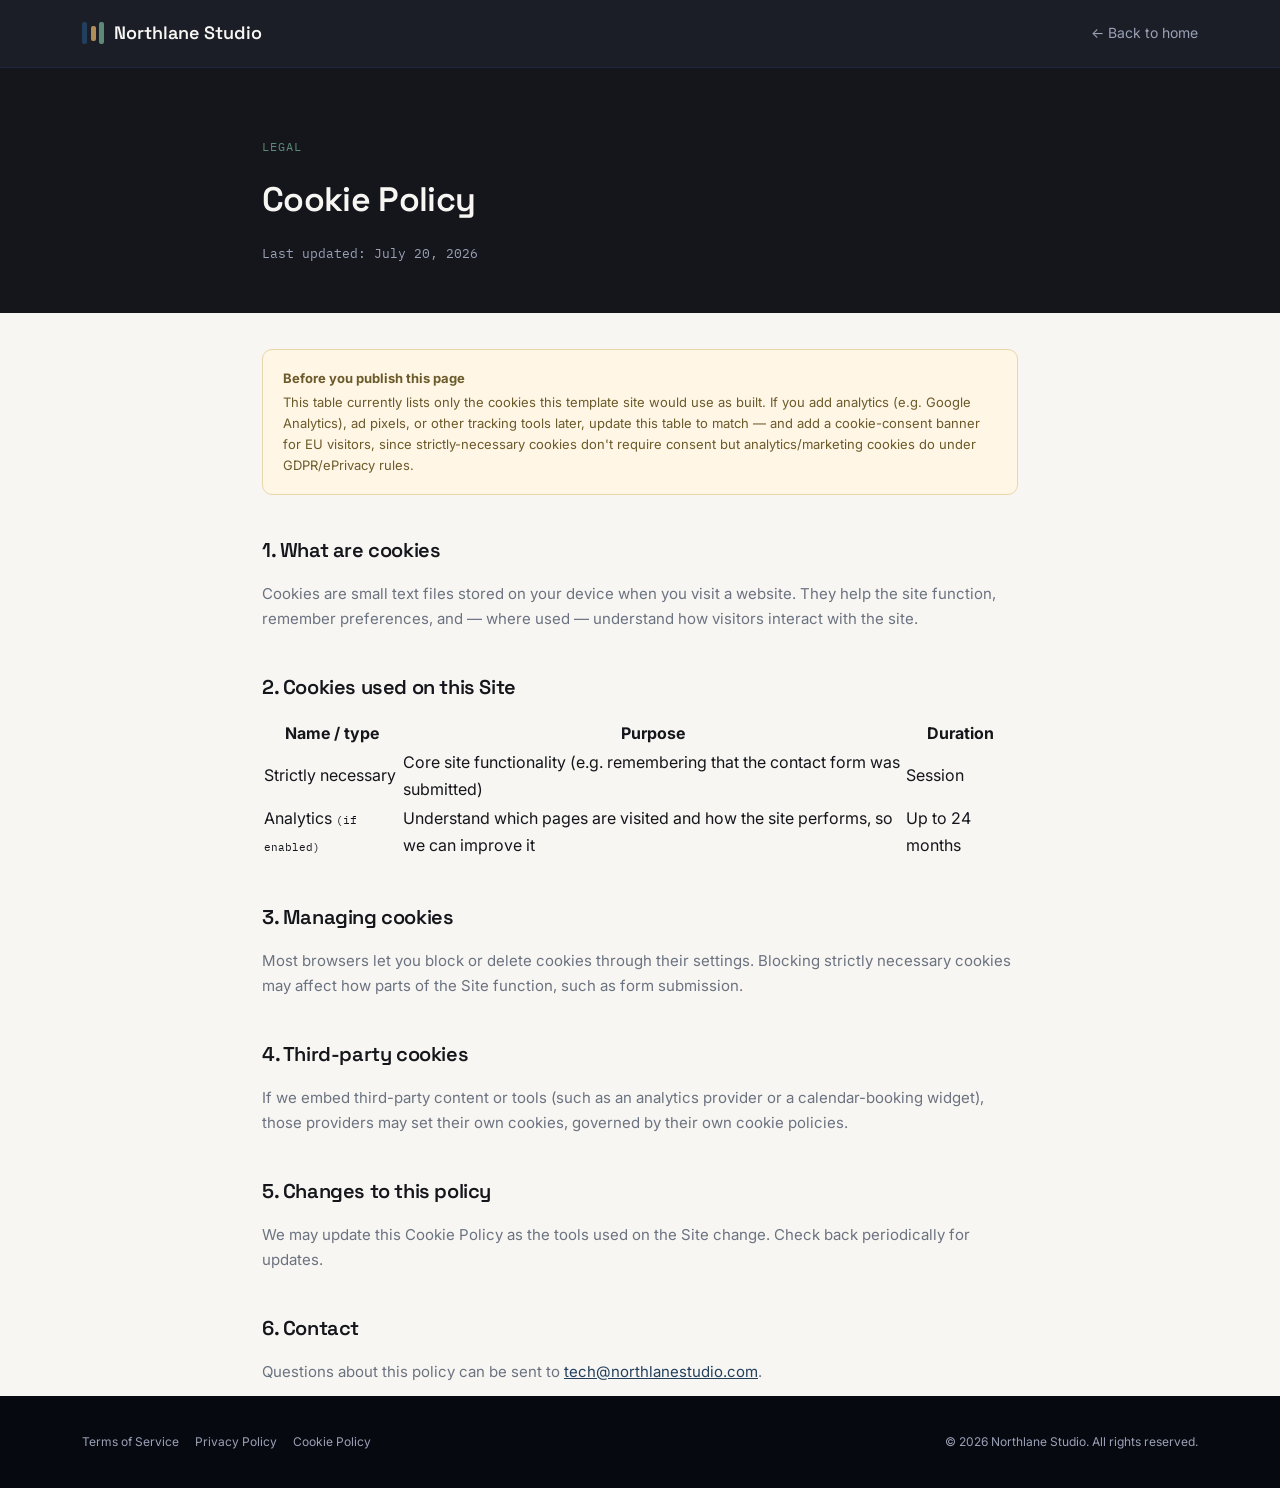
<file: cookie-policy.html>
<!DOCTYPE html>
<html lang="en">
<head>
<meta charset="UTF-8">
<meta name="viewport" content="width=device-width, initial-scale=1.0">
<title>Cookie Policy — Northlane Studio</title>
<meta name="robots" content="index, follow">
<link rel="preconnect" href="https://fonts.googleapis.com">
<link href="https://fonts.googleapis.com/css2?family=Space+Grotesk:wght@400;500;600;700&family=Inter:wght@400;500;600&family=IBM+Plex+Mono:wght@400;500&display=swap" rel="stylesheet">
<link rel="stylesheet" href="css/legal.css">
</head>
<body>

<nav><div class="nav-inner">
  <a href="index.html" class="logo"><span class="logo-mark"><span></span><span></span><span></span></span>Northlane Studio</a>
  <a href="index.html" class="back-link">← Back to home</a>
</div></nav>

<section class="hero-band">
  <div class="container">
    <span class="eyebrow">Legal</span>
    <h1>Cookie Policy</h1>
    <div class="updated">Last updated: July 20, 2026</div>
  </div>
</section>

<main class="container">

  <div class="notice">
    <b>Before you publish this page</b>
    This table currently lists only the cookies this template site would use as built. If you add analytics (e.g. Google Analytics), ad pixels, or other tracking tools later, update this table to match — and add a cookie-consent banner for EU visitors, since strictly-necessary cookies don't require consent but analytics/marketing cookies do under GDPR/ePrivacy rules.
  </div>

  <h2>1. What are cookies</h2>
  <p>Cookies are small text files stored on your device when you visit a website. They help the site function, remember preferences, and — where used — understand how visitors interact with the site.</p>

  <h2>2. Cookies used on this Site</h2>
  <table>
    <tr><th>Name / type</th><th>Purpose</th><th>Duration</th></tr>
    <tr><td>Strictly necessary</td><td>Core site functionality (e.g. remembering that the contact form was submitted)</td><td>Session</td></tr>
    <tr><td>Analytics <span style="font-family:'IBM Plex Mono';font-size:11px;">(if enabled)</span></td><td>Understand which pages are visited and how the site performs, so we can improve it</td><td>Up to 24 months</td></tr>
  </table>

  <h2>3. Managing cookies</h2>
  <p>Most browsers let you block or delete cookies through their settings. Blocking strictly necessary cookies may affect how parts of the Site function, such as form submission.</p>

  <h2>4. Third-party cookies</h2>
  <p>If we embed third-party content or tools (such as an analytics provider or a calendar-booking widget), those providers may set their own cookies, governed by their own cookie policies.</p>

  <h2>5. Changes to this policy</h2>
  <p>We may update this Cookie Policy as the tools used on the Site change. Check back periodically for updates.</p>

  <h2>6. Contact</h2>
  <p>Questions about this policy can be sent to <a href="mailto:tech@northlanestudio.com">tech@northlanestudio.com</a>.</p>

</main>

<footer><div class="footer-inner">
  <div><a href="terms-of-service.html">Terms of Service</a><a href="privacy-policy.html">Privacy Policy</a><a href="cookie-policy.html">Cookie Policy</a></div>
  <div>© 2026 Northlane Studio. All rights reserved.</div>
</div></footer>

</body>
</html>
</file>
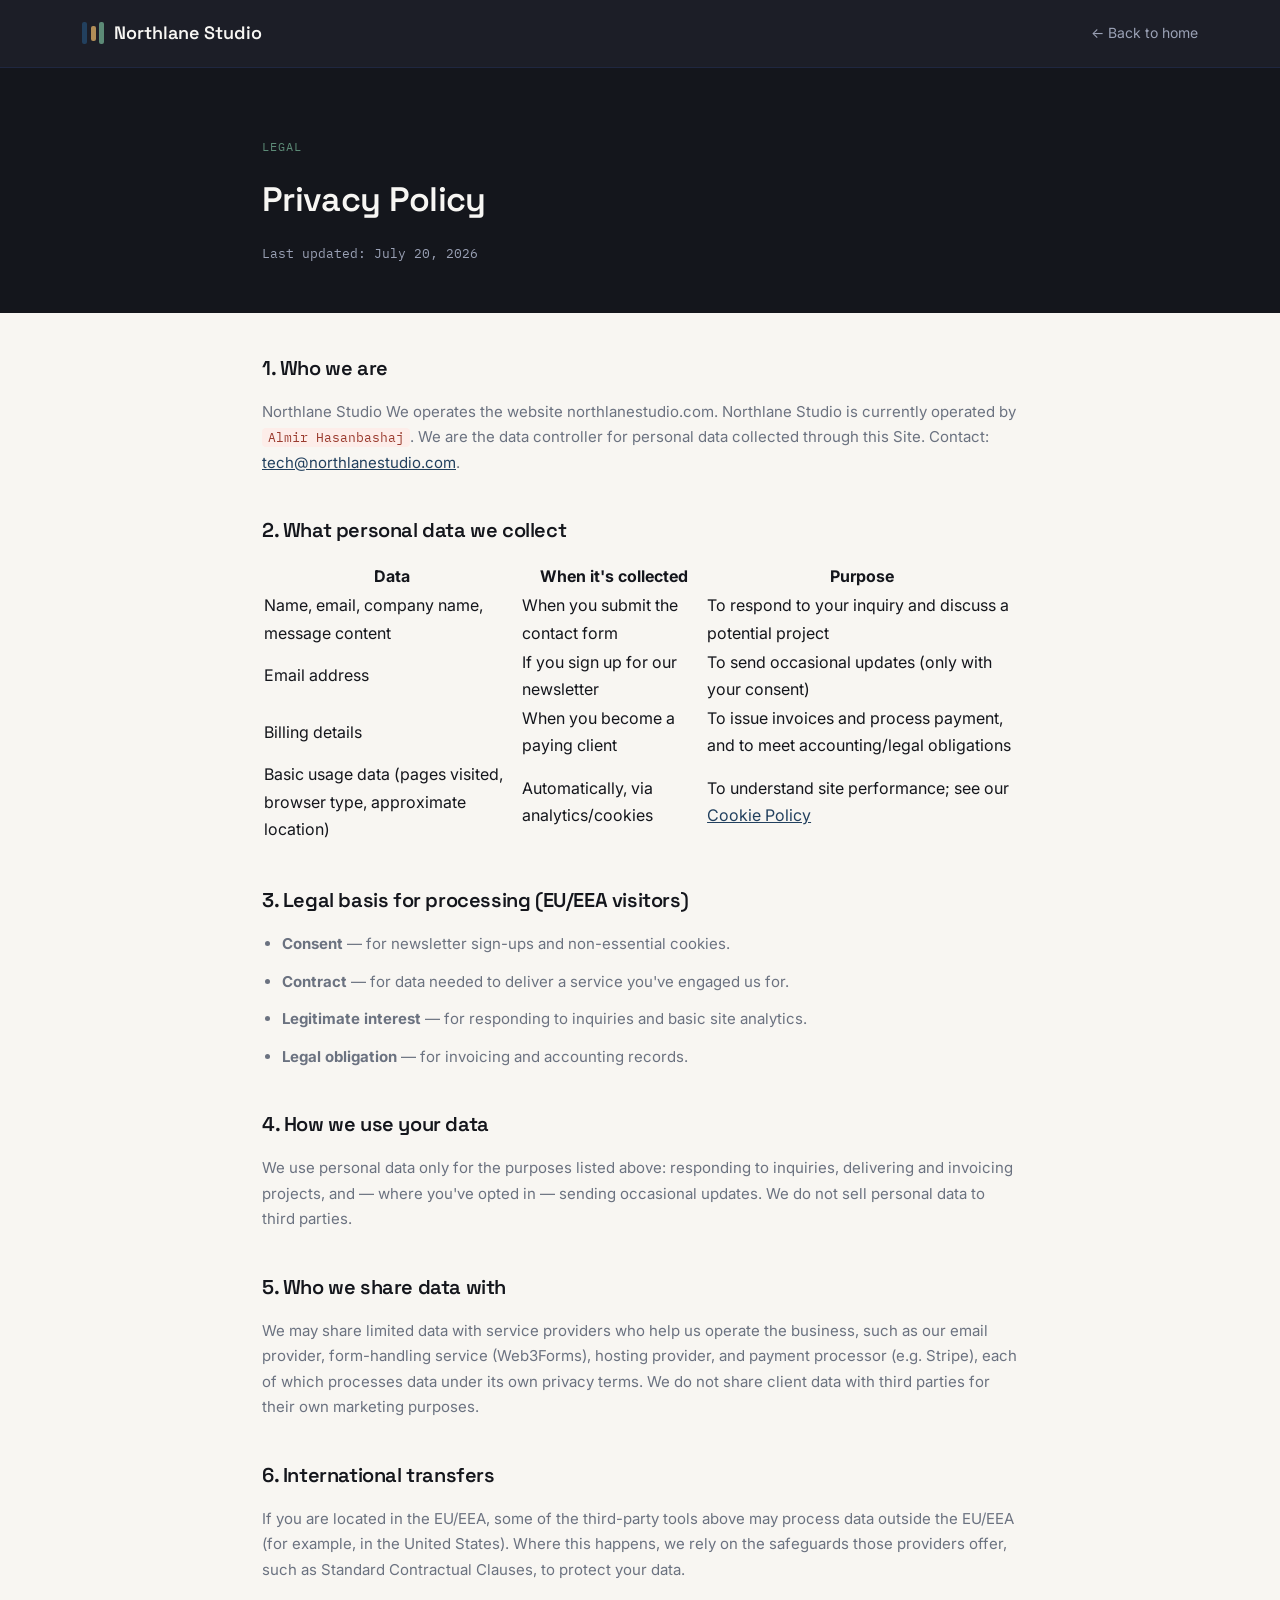
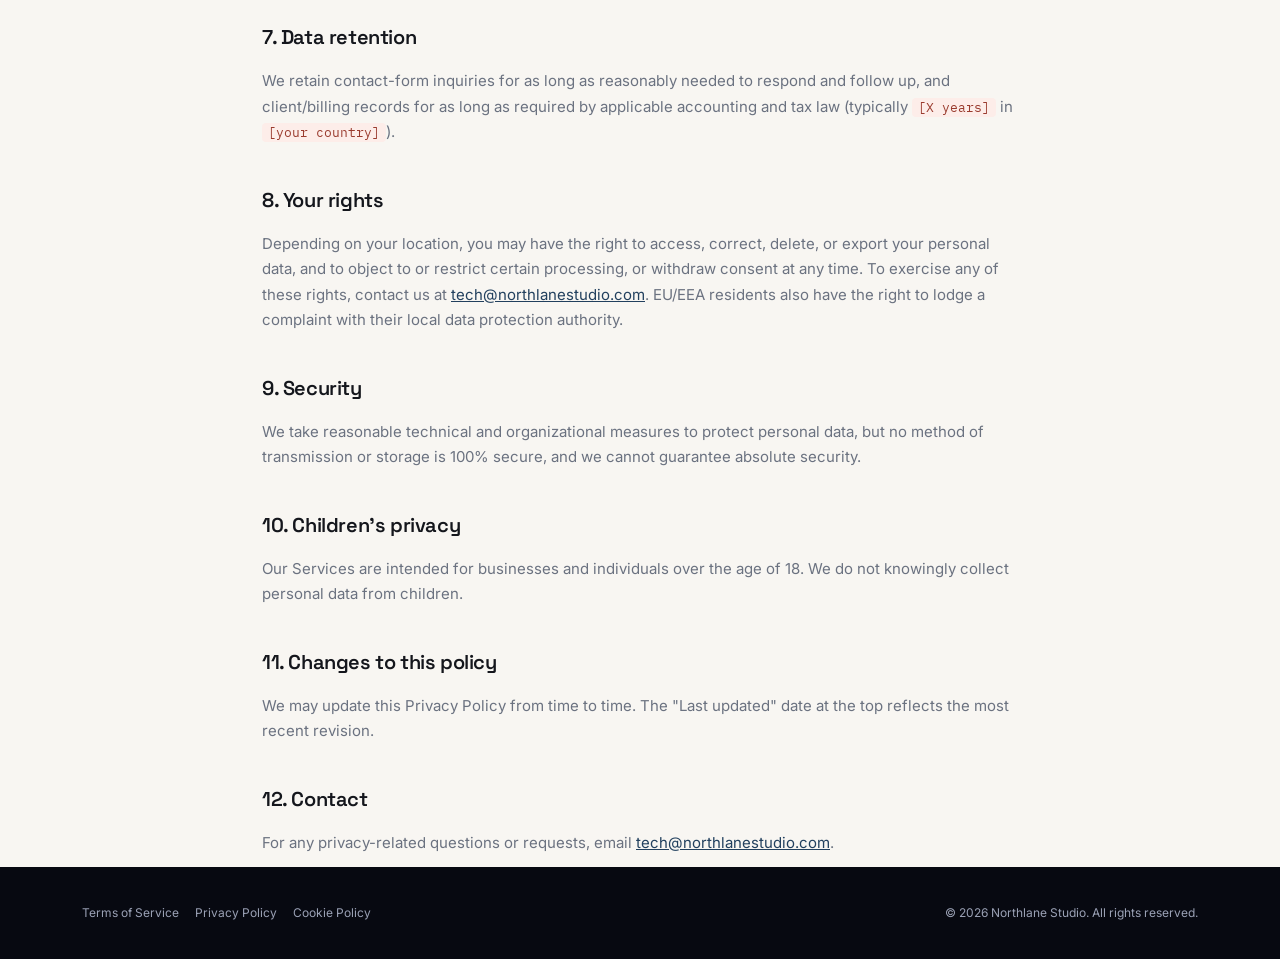
<file: privacy-policy.html>
<!DOCTYPE html>
<html lang="en">
<head>
<meta charset="UTF-8">
<meta name="viewport" content="width=device-width, initial-scale=1.0">
<title>Privacy Policy — Northlane Studio</title>
<meta name="robots" content="index, follow">
<link rel="preconnect" href="https://fonts.googleapis.com">
<link href="https://fonts.googleapis.com/css2?family=Space+Grotesk:wght@400;500;600;700&family=Inter:wght@400;500;600&family=IBM+Plex+Mono:wght@400;500&display=swap" rel="stylesheet">
<link rel="stylesheet" href="css/legal.css">
</head>
<body>

<nav><div class="nav-inner">
  <a href="index.html" class="logo"><span class="logo-mark"><span></span><span></span><span></span></span>Northlane Studio</a>
  <a href="index.html" class="back-link">← Back to home</a>
</div></nav>

<section class="hero-band">
  <div class="container">
    <span class="eyebrow">Legal</span>
    <h1>Privacy Policy</h1>
    <div class="updated">Last updated: July 20, 2026</div>
  </div>
</section>

<main class="container">



  <h2>1. Who we are</h2>
  <p>Northlane Studio We operates the website northlanestudio.com. Northlane Studio is currently operated by <span class="placeholder">Almir Hasanbashaj</span>. We are the data controller for personal data collected through this Site. Contact: <a href="mailto:tech@northlanestudio.com">tech@northlanestudio.com</a>.</p>

  <h2>2. What personal data we collect</h2>
  <table>
    <tr><th>Data</th><th>When it's collected</th><th>Purpose</th></tr>
    <tr><td>Name, email, company name, message content</td><td>When you submit the contact form</td><td>To respond to your inquiry and discuss a potential project</td></tr>
    <tr><td>Email address</td><td>If you sign up for our newsletter</td><td>To send occasional updates (only with your consent)</td></tr>
    <tr><td>Billing details</td><td>When you become a paying client</td><td>To issue invoices and process payment, and to meet accounting/legal obligations</td></tr>
    <tr><td>Basic usage data (pages visited, browser type, approximate location)</td><td>Automatically, via analytics/cookies</td><td>To understand site performance; see our <a href="cookie-policy.html">Cookie Policy</a></td></tr>
  </table>

  <h2>3. Legal basis for processing (EU/EEA visitors)</h2>
  <ul>
    <li><b>Consent</b> — for newsletter sign-ups and non-essential cookies.</li>
    <li><b>Contract</b> — for data needed to deliver a service you've engaged us for.</li>
    <li><b>Legitimate interest</b> — for responding to inquiries and basic site analytics.</li>
    <li><b>Legal obligation</b> — for invoicing and accounting records.</li>
  </ul>

  <h2>4. How we use your data</h2>
  <p>We use personal data only for the purposes listed above: responding to inquiries, delivering and invoicing projects, and — where you've opted in — sending occasional updates. We do not sell personal data to third parties.</p>

  <h2>5. Who we share data with</h2>
  <p>We may share limited data with service providers who help us operate the business, such as our email provider, form-handling service (Web3Forms), hosting provider, and payment processor (e.g. Stripe), each of which processes data under its own privacy terms. We do not share client data with third parties for their own marketing purposes.</p>

  <h2>6. International transfers</h2>
  <p>If you are located in the EU/EEA, some of the third-party tools above may process data outside the EU/EEA (for example, in the United States). Where this happens, we rely on the safeguards those providers offer, such as Standard Contractual Clauses, to protect your data.</p>

  <h2>7. Data retention</h2>
  <p>We retain contact-form inquiries for as long as reasonably needed to respond and follow up, and client/billing records for as long as required by applicable accounting and tax law (typically <span class="placeholder">[X years]</span> in <span class="placeholder">[your country]</span>).</p>

  <h2>8. Your rights</h2>
  <p>Depending on your location, you may have the right to access, correct, delete, or export your personal data, and to object to or restrict certain processing, or withdraw consent at any time. To exercise any of these rights, contact us at <a href="mailto:tech@northlanestudio.com">tech@northlanestudio.com</a>. EU/EEA residents also have the right to lodge a complaint with their local data protection authority.</p>

  <h2>9. Security</h2>
  <p>We take reasonable technical and organizational measures to protect personal data, but no method of transmission or storage is 100% secure, and we cannot guarantee absolute security.</p>

  <h2>10. Children's privacy</h2>
  <p>Our Services are intended for businesses and individuals over the age of 18. We do not knowingly collect personal data from children.</p>

  <h2>11. Changes to this policy</h2>
  <p>We may update this Privacy Policy from time to time. The "Last updated" date at the top reflects the most recent revision.</p>

  <h2>12. Contact</h2>
  <p>For any privacy-related questions or requests, email <a href="mailto:tech@northlanestudio.com">tech@northlanestudio.com</a>.</p>

</main>

<footer><div class="footer-inner">
  <div><a href="terms-of-service.html">Terms of Service</a><a href="privacy-policy.html">Privacy Policy</a><a href="cookie-policy.html">Cookie Policy</a></div>
  <div>© 2026 Northlane Studio. All rights reserved.</div>
</div></footer>

</body>
</html>
</file>
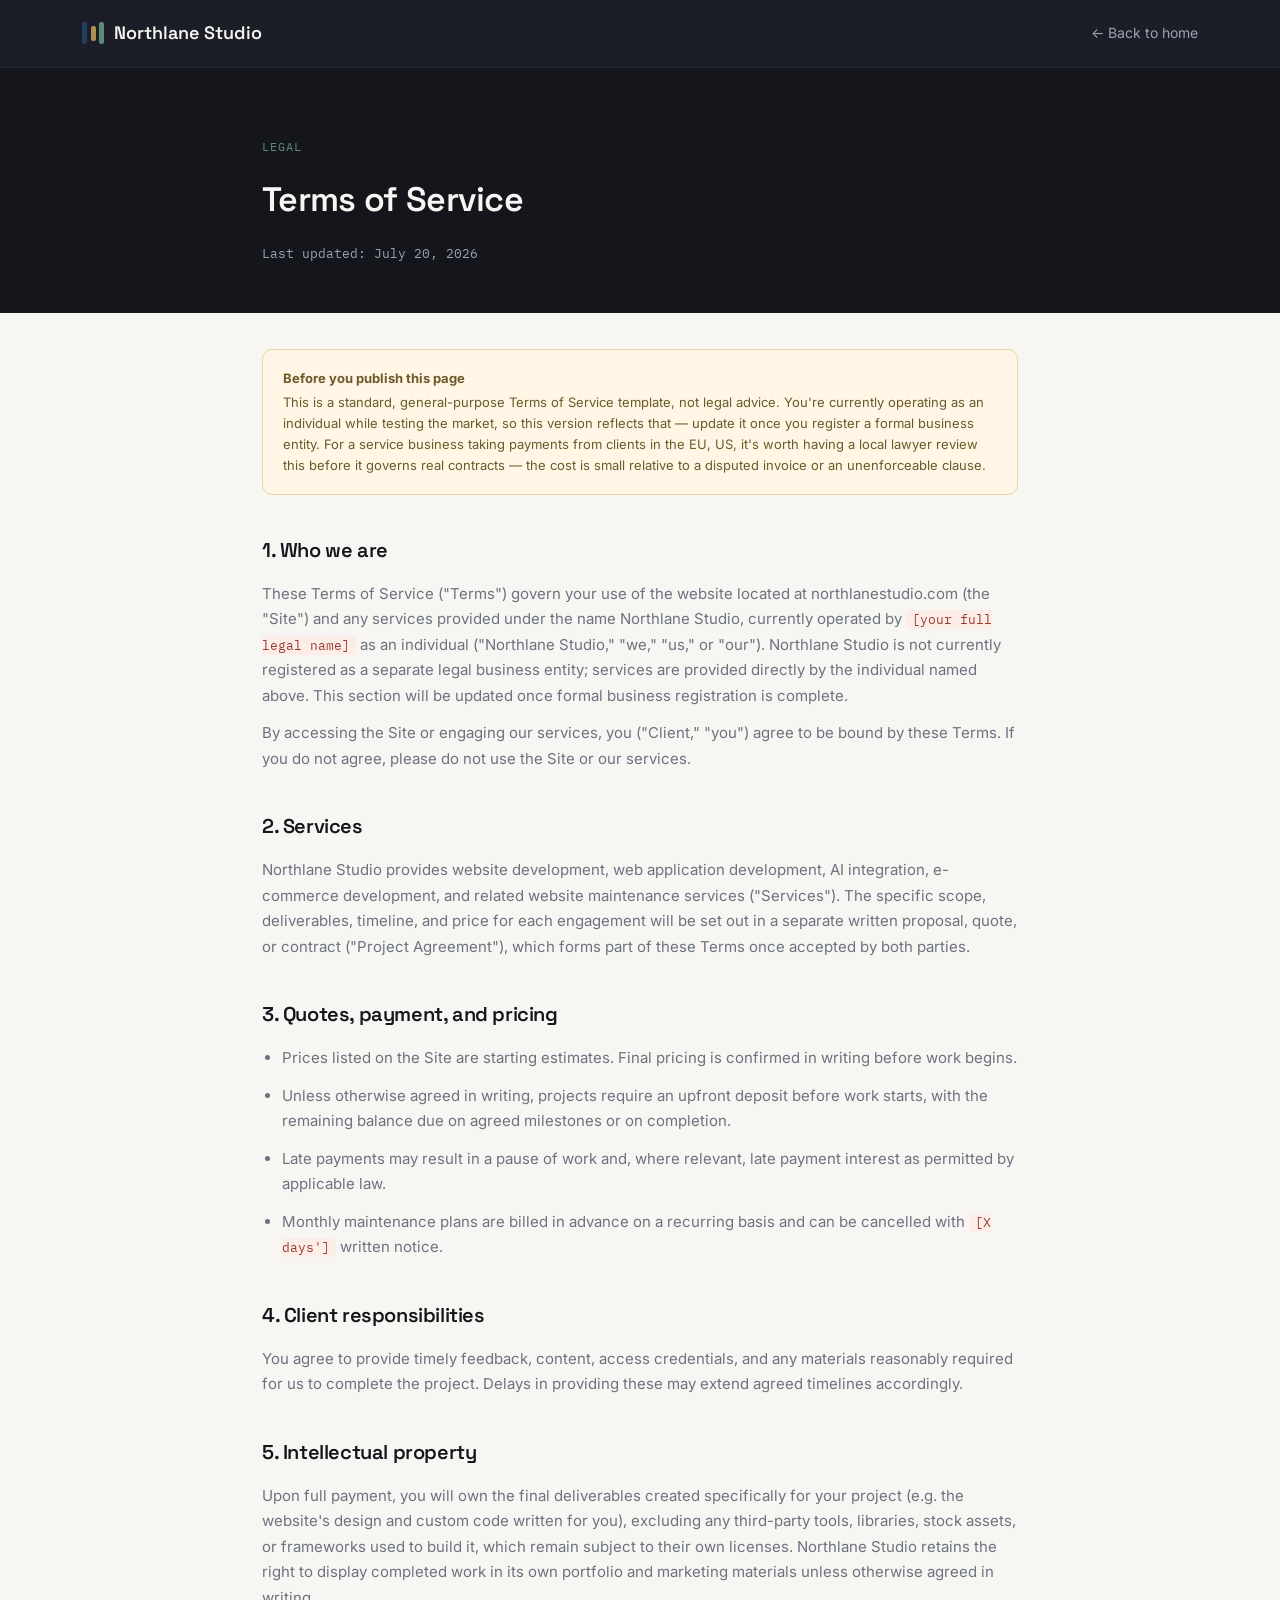
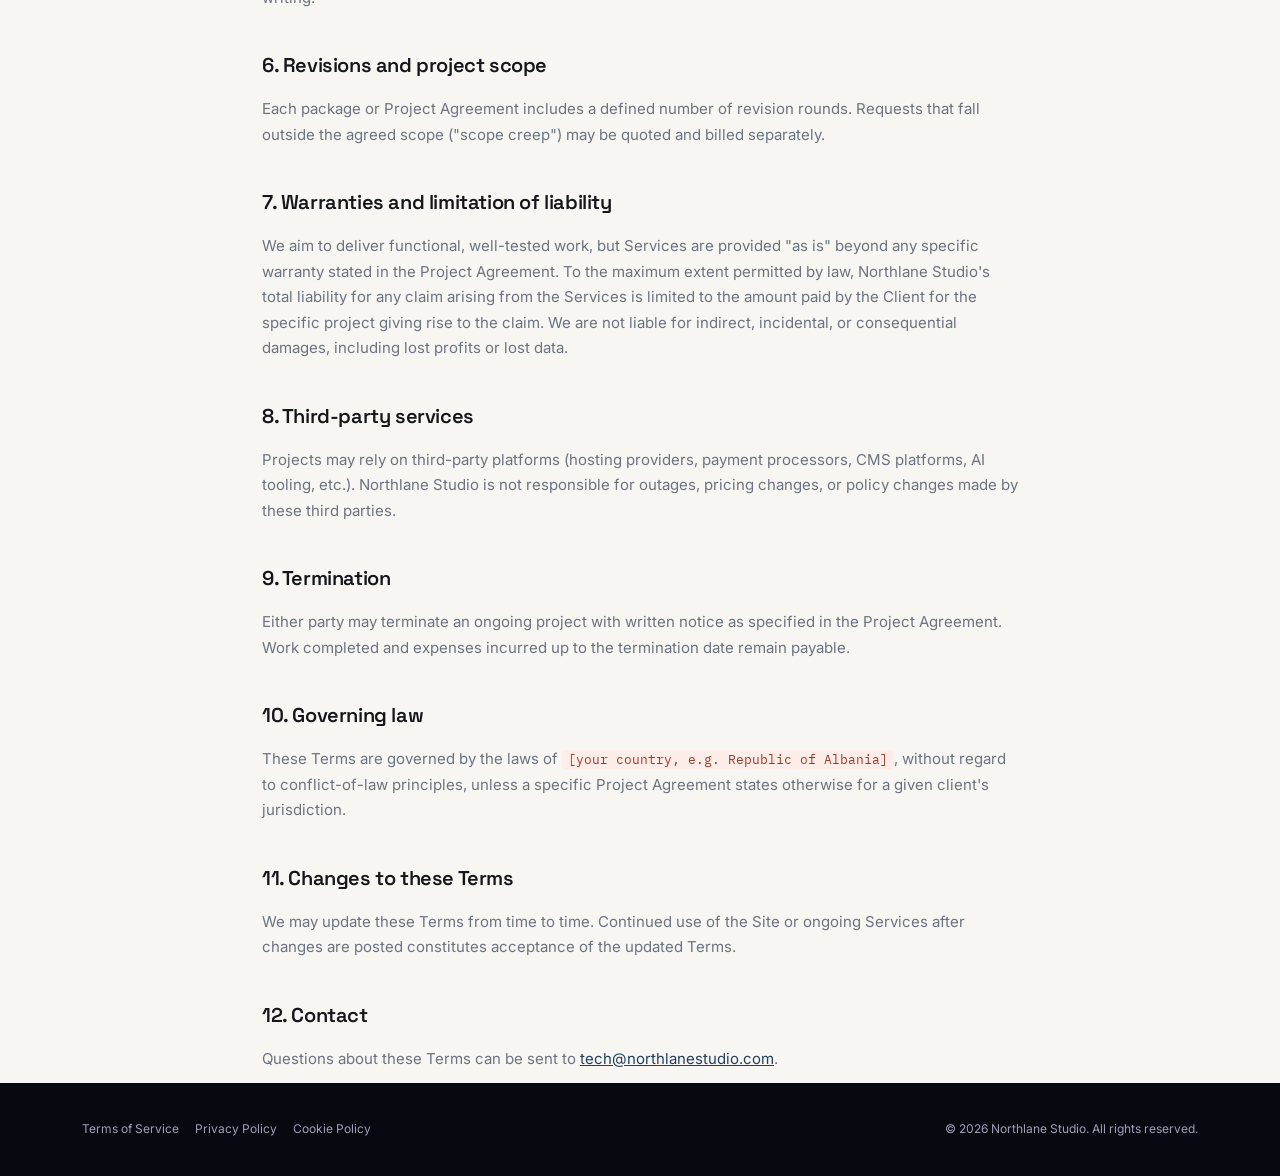
<file: terms-of-service.html>
<!DOCTYPE html>
<html lang="en">
<head>
<meta charset="UTF-8">
<meta name="viewport" content="width=device-width, initial-scale=1.0">
<title>Terms of Service — Northlane Studio</title>
<meta name="robots" content="index, follow">
<link rel="preconnect" href="https://fonts.googleapis.com">
<link href="https://fonts.googleapis.com/css2?family=Space+Grotesk:wght@400;500;600;700&family=Inter:wght@400;500;600&family=IBM+Plex+Mono:wght@400;500&display=swap" rel="stylesheet">
<link rel="stylesheet" href="css/legal.css">
</head>
<body>

<nav><div class="nav-inner">
  <a href="index.html" class="logo"><span class="logo-mark"><span></span><span></span><span></span></span>Northlane Studio</a>
  <a href="index.html" class="back-link">← Back to home</a>
</div></nav>

<section class="hero-band">
  <div class="container">
    <span class="eyebrow">Legal</span>
    <h1>Terms of Service</h1>
    <div class="updated">Last updated: July 20, 2026</div>
  </div>
</section>

<main class="container">

  <div class="notice">
    <b>Before you publish this page</b>
    This is a standard, general-purpose Terms of Service template, not legal advice. You're currently operating as an individual while testing the market, so this version reflects that — update it once you register a formal business entity. For a service business taking payments from clients in the EU, US, it's worth having a local lawyer review this before it governs real contracts — the cost is small relative to a disputed invoice or an unenforceable clause.
  </div>

  <h2>1. Who we are</h2>
  <p>These Terms of Service ("Terms") govern your use of the website located at northlanestudio.com (the "Site") and any services provided under the name Northlane Studio, currently operated by <span class="placeholder">[your full legal name]</span> as an individual ("Northlane Studio," "we," "us," or "our"). Northlane Studio is not currently registered as a separate legal business entity; services are provided directly by the individual named above. This section will be updated once formal business registration is complete.</p>
  <p>By accessing the Site or engaging our services, you ("Client," "you") agree to be bound by these Terms. If you do not agree, please do not use the Site or our services.</p>

  <h2>2. Services</h2>
  <p>Northlane Studio provides website development, web application development, AI integration, e-commerce development, and related website maintenance services ("Services"). The specific scope, deliverables, timeline, and price for each engagement will be set out in a separate written proposal, quote, or contract ("Project Agreement"), which forms part of these Terms once accepted by both parties.</p>

  <h2>3. Quotes, payment, and pricing</h2>
  <ul>
    <li>Prices listed on the Site are starting estimates. Final pricing is confirmed in writing before work begins.</li>
    <li>Unless otherwise agreed in writing, projects require an upfront deposit before work starts, with the remaining balance due on agreed milestones or on completion.</li>
    <li>Late payments may result in a pause of work and, where relevant, late payment interest as permitted by applicable law.</li>
    <li>Monthly maintenance plans are billed in advance on a recurring basis and can be cancelled with <span class="placeholder">[X days']</span> written notice.</li>
  </ul>

  <h2>4. Client responsibilities</h2>
  <p>You agree to provide timely feedback, content, access credentials, and any materials reasonably required for us to complete the project. Delays in providing these may extend agreed timelines accordingly.</p>

  <h2>5. Intellectual property</h2>
  <p>Upon full payment, you will own the final deliverables created specifically for your project (e.g. the website's design and custom code written for you), excluding any third-party tools, libraries, stock assets, or frameworks used to build it, which remain subject to their own licenses. Northlane Studio retains the right to display completed work in its own portfolio and marketing materials unless otherwise agreed in writing.</p>

  <h2>6. Revisions and project scope</h2>
  <p>Each package or Project Agreement includes a defined number of revision rounds. Requests that fall outside the agreed scope ("scope creep") may be quoted and billed separately.</p>

  <h2>7. Warranties and limitation of liability</h2>
  <p>We aim to deliver functional, well-tested work, but Services are provided "as is" beyond any specific warranty stated in the Project Agreement. To the maximum extent permitted by law, Northlane Studio's total liability for any claim arising from the Services is limited to the amount paid by the Client for the specific project giving rise to the claim. We are not liable for indirect, incidental, or consequential damages, including lost profits or lost data.</p>

  <h2>8. Third-party services</h2>
  <p>Projects may rely on third-party platforms (hosting providers, payment processors, CMS platforms, AI tooling, etc.). Northlane Studio is not responsible for outages, pricing changes, or policy changes made by these third parties.</p>

  <h2>9. Termination</h2>
  <p>Either party may terminate an ongoing project with written notice as specified in the Project Agreement. Work completed and expenses incurred up to the termination date remain payable.</p>

  <h2>10. Governing law</h2>
  <p>These Terms are governed by the laws of <span class="placeholder">[your country, e.g. Republic of Albania]</span>, without regard to conflict-of-law principles, unless a specific Project Agreement states otherwise for a given client's jurisdiction.</p>

  <h2>11. Changes to these Terms</h2>
  <p>We may update these Terms from time to time. Continued use of the Site or ongoing Services after changes are posted constitutes acceptance of the updated Terms.</p>

  <h2>12. Contact</h2>
  <p>Questions about these Terms can be sent to <a href="mailto:tech@northlanestudio.com">tech@northlanestudio.com</a>.</p>

</main>

<footer><div class="footer-inner">
  <div><a href="terms-of-service.html">Terms of Service</a><a href="privacy-policy.html">Privacy Policy</a><a href="cookie-policy.html">Cookie Policy</a></div>
  <div>© 2026 Northlane Studio. All rights reserved.</div>
</div></footer>

</body>
</html>
</file>
<file: css/legal.css>
:root{
  --ink:#14161C; --ink-2:#1C1F27; --paper:#F8F6F2; --paper-2:#EFEAE1;
  --indigo:#22405E; --violet:#B08D57; --teal:#5C8A76;
  --text-dark:#14161C; --text-mute-dark:#6B7280; --text-light:#F7F6F3; --text-mute-light:#9AA1B5;
  --border-dark:#1F2740; --border-light:#E2E0D8;
}
*{margin:0;padding:0;box-sizing:border-box;}
body{font-family:'Inter',sans-serif;background:var(--paper);color:var(--text-dark);line-height:1.7;-webkit-font-smoothing:antialiased;}
h1,h2,h3{font-family:'Space Grotesk',sans-serif;font-weight:600;letter-spacing:-0.02em;}
a{color:var(--indigo);text-decoration:underline;}
.container{max-width:820px;margin:0 auto;padding:0 32px;}

nav{background:rgba(10,13,22,0.92);border-bottom:1px solid var(--border-dark);}
.nav-inner{max-width:1180px;margin:0 auto;padding:18px 32px;display:flex;align-items:center;justify-content:space-between;}
.logo{display:flex;align-items:center;gap:10px;color:var(--text-light);font-family:'Space Grotesk';font-weight:600;font-size:18px;text-decoration:none;}
.logo-mark{width:22px;height:22px;position:relative;}
.logo-mark span{position:absolute;top:0;bottom:0;width:5px;border-radius:2px;}
.logo-mark span:nth-child(1){left:0;background:var(--indigo);}
.logo-mark span:nth-child(2){left:8.5px;background:var(--violet);height:70%;top:15%;}
.logo-mark span:nth-child(3){left:17px;background:var(--teal);}
.back-link{color:var(--text-mute-light);font-size:14px;text-decoration:none;}
.back-link:hover{color:var(--text-light);}

.hero-band{background:var(--ink);color:var(--text-light);padding:64px 0 48px;}
.hero-band .eyebrow{font-family:'IBM Plex Mono';font-size:12px;color:var(--teal);text-transform:uppercase;letter-spacing:0.08em;}
.hero-band h1{font-size:34px;margin-top:12px;}
.hero-band .updated{color:var(--text-mute-light);font-size:13px;margin-top:14px;font-family:'IBM Plex Mono';}

.notice{
  background:#FFF6E5;border:1px solid #E8D6A8;border-radius:10px;padding:18px 20px;
  font-size:13px;color:#6B5A2A;margin:36px 0;line-height:1.6;
}
.notice b{display:block;margin-bottom:4px;}

main{padding:48px 0 90px;}
h2{font-size:20px;margin-top:38px;margin-bottom:14px;}
p, li{color:var(--text-mute-dark);font-size:15px;margin-bottom:12px;}
ul{padding-left:20px;margin-bottom:16px;}
.placeholder{background:#FDEDE9;color:#9A3B2E;padding:1px 6px;border-radius:4px;font-family:'IBM Plex Mono';font-size:13px;}

footer{background:#070911;color:var(--text-mute-light);padding:36px 0;margin-top:0;}
.footer-inner{max-width:1180px;margin:0 auto;padding:0 32px;display:flex;justify-content:space-between;flex-wrap:wrap;gap:12px;font-size:12px;}
.footer-inner a{color:var(--text-mute-light);text-decoration:none;margin-right:16px;}
.footer-inner a:hover{color:var(--text-light);}
@media(max-width:600px){.hero-band h1{font-size:26px;}}
</file>
